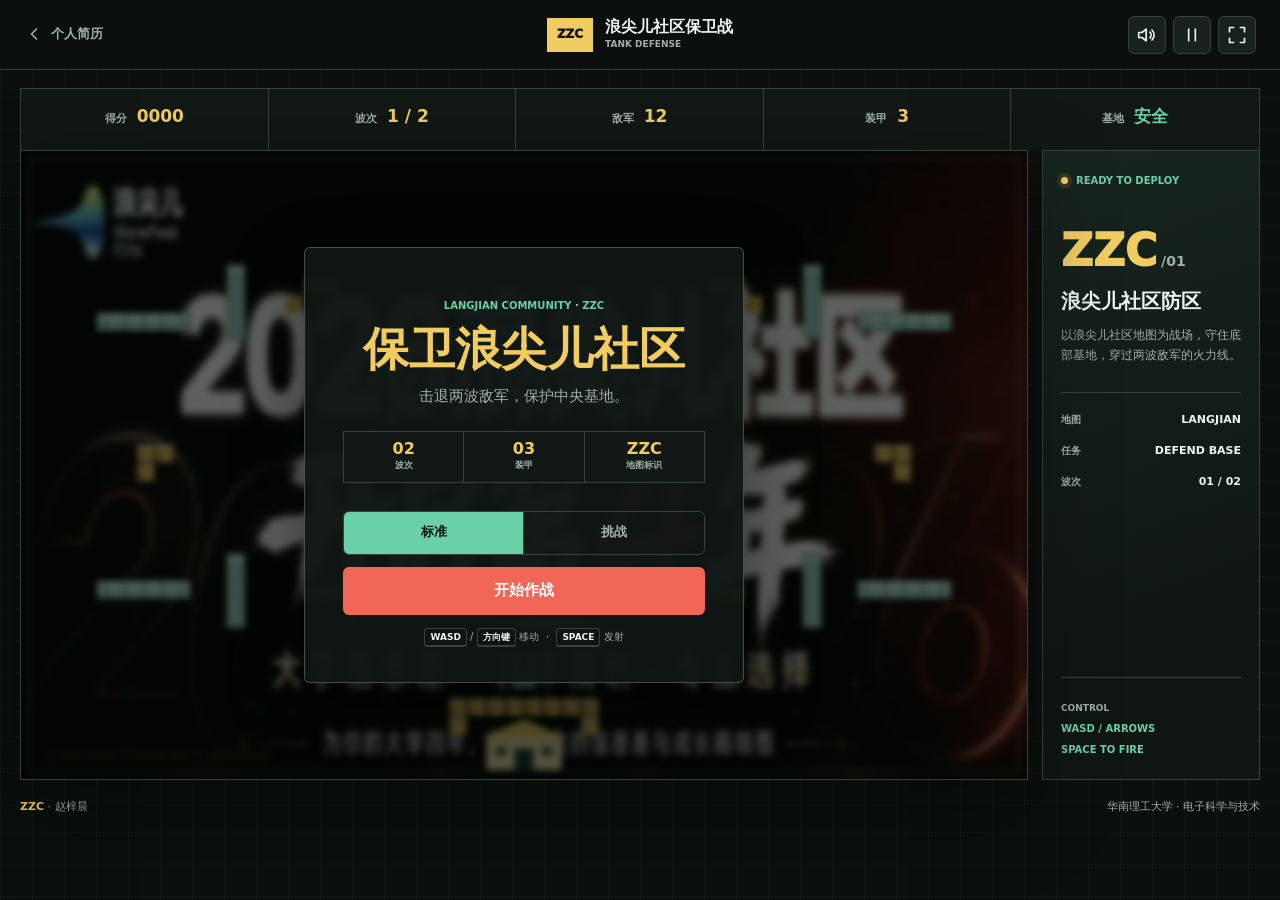
<file: tank-battle/index.html>
<!doctype html>
<html lang="zh-CN">
<head>
    <meta charset="utf-8">
    <meta name="viewport" content="width=device-width, initial-scale=1, maximum-scale=1, user-scalable=no">
    <meta name="description" content="赵梓晨原创浪尖儿社区主题坦克大战小游戏，支持键盘与触屏操作。">
    <meta name="author" content="赵梓晨">
    <meta name="theme-color" content="#111713">
    <title>浪尖儿社区保卫战｜赵梓晨原创坦克大战</title>
    <link rel="icon" href="assets/favicon.svg" type="image/svg+xml">
    <link rel="stylesheet" href="css/game.css">
</head>
<body>
    <header class="game-header">
        <a class="back-link" href="../index.html" title="返回个人简历" aria-label="返回个人简历">
            <svg viewBox="0 0 24 24" aria-hidden="true"><path d="m15 18-6-6 6-6"/></svg>
            <span>个人简历</span>
        </a>
        <div class="game-brand">
            <span class="game-brand__mark" aria-hidden="true">ZZC</span>
            <div>
                <strong>浪尖儿社区保卫战</strong>
                <small>TANK DEFENSE</small>
            </div>
        </div>
        <div class="game-actions">
            <button class="icon-button" id="muteButton" type="button" aria-label="关闭音效" title="关闭音效">
                <svg class="sound-on" viewBox="0 0 24 24" aria-hidden="true"><path d="M11 5 6 9H2v6h4l5 4V5ZM15.5 8.5a5 5 0 0 1 0 7M18 6a8.5 8.5 0 0 1 0 12"/></svg>
                <svg class="sound-off" viewBox="0 0 24 24" aria-hidden="true"><path d="m11 5-5 4H2v6h4l5 4V5ZM22 9l-6 6M16 9l6 6"/></svg>
            </button>
            <button class="icon-button" id="pauseButton" type="button" aria-label="暂停游戏" title="暂停游戏">
                <svg class="pause-icon" viewBox="0 0 24 24" aria-hidden="true"><path d="M8 5v14M16 5v14"/></svg>
                <svg class="play-icon" viewBox="0 0 24 24" aria-hidden="true"><path d="m8 5 11 7-11 7V5Z"/></svg>
            </button>
            <button class="icon-button fullscreen-button" id="fullscreenButton" type="button" aria-label="进入全屏" title="进入全屏">
                <svg viewBox="0 0 24 24" aria-hidden="true"><path d="M8 3H3v5M16 3h5v5M8 21H3v-5M16 21h5v-5"/></svg>
            </button>
        </div>
    </header>

    <main class="game-shell">
        <section class="hud" aria-label="游戏状态">
            <div class="hud__item">
                <span>得分</span>
                <strong id="scoreValue">0000</strong>
            </div>
            <div class="hud__item">
                <span>波次</span>
                <strong id="waveValue">1 / 2</strong>
            </div>
            <div class="hud__item">
                <span>敌军</span>
                <strong id="enemyValue">12</strong>
            </div>
            <div class="hud__item">
                <span>装甲</span>
                <strong id="livesValue">3</strong>
            </div>
            <div class="hud__item hud__item--base">
                <span>基地</span>
                <strong id="baseValue">安全</strong>
            </div>
        </section>

        <div class="game-layout">
            <section class="game-stage" id="gameStage" aria-label="浪尖儿社区保卫战游戏地图">
                <canvas id="gameCanvas" width="960" height="600" tabindex="0" aria-label="坦克大战画布"></canvas>

                <div class="game-overlay" id="startOverlay">
                    <div class="overlay-panel">
                        <p class="overlay-panel__eyebrow">LANGJIAN COMMUNITY · ZZC</p>
                        <h1>保卫浪尖儿社区</h1>
                        <p>击退两波敌军，保护中央基地。</p>
                        <div class="mission-stats" aria-label="任务信息">
                            <span><strong>02</strong><small>波次</small></span>
                            <span><strong>03</strong><small>装甲</small></span>
                            <span><strong>ZZC</strong><small>地图标识</small></span>
                        </div>
                        <div class="difficulty" role="group" aria-label="选择游戏难度">
                            <button type="button" class="difficulty__button active" data-difficulty="normal">标准</button>
                            <button type="button" class="difficulty__button" data-difficulty="hard">挑战</button>
                        </div>
                        <button class="command-button" id="startButton" type="button">开始作战</button>
                        <p class="key-guide"><kbd>WASD</kbd> / <kbd>方向键</kbd> 移动 <span>·</span> <kbd>SPACE</kbd> 发射</p>
                    </div>
                </div>

                <div class="game-overlay" id="pauseOverlay" hidden>
                    <div class="overlay-panel overlay-panel--compact">
                        <p class="overlay-panel__eyebrow">MISSION PAUSED</p>
                        <h2>战斗暂停</h2>
                        <button class="command-button" id="resumeButton" type="button">继续作战</button>
                    </div>
                </div>

                <div class="game-overlay" id="resultOverlay" hidden>
                    <div class="overlay-panel overlay-panel--compact">
                        <p class="overlay-panel__eyebrow" id="resultEyebrow">MISSION COMPLETE</p>
                        <h2 id="resultTitle">浪尖儿社区安全</h2>
                        <p id="resultMessage"></p>
                        <div class="result-score"><span>本局得分</span><strong id="resultScore">0000</strong></div>
                        <button class="command-button" id="restartButton" type="button">重新作战</button>
                    </div>
                </div>
            </section>

            <aside class="mission-rail" aria-label="任务简报">
                <div class="rail-status"><span id="railStatusDot" aria-hidden="true"></span><span id="railState">READY TO DEPLOY</span></div>
                <div class="rail-code">ZZC<span>/01</span></div>
                <p class="rail-title">浪尖儿社区防区</p>
                <p class="rail-copy">以浪尖儿社区地图为战场，守住底部基地，穿过两波敌军的火力线。</p>
                <div class="rail-rule"></div>
                <dl class="rail-data">
                    <div><dt>地图</dt><dd>LANGJIAN</dd></div>
                    <div><dt>任务</dt><dd id="railObjective">DEFEND BASE</dd></div>
                    <div><dt>波次</dt><dd id="railWave">01 / 02</dd></div>
                </dl>
                <div class="rail-key"><span>CONTROL</span><strong>WASD / ARROWS</strong><strong>SPACE TO FIRE</strong></div>
            </aside>
        </div>

        <section class="touch-controls" aria-label="触屏操作区">
            <div class="direction-pad">
                <button class="control-button control-button--up" type="button" data-control="up" aria-label="向上移动" title="向上移动">
                    <svg viewBox="0 0 24 24" aria-hidden="true"><path d="m6 15 6-6 6 6"/></svg>
                </button>
                <button class="control-button control-button--left" type="button" data-control="left" aria-label="向左移动" title="向左移动">
                    <svg viewBox="0 0 24 24" aria-hidden="true"><path d="m15 18-6-6 6-6"/></svg>
                </button>
                <button class="control-button control-button--down" type="button" data-control="down" aria-label="向下移动" title="向下移动">
                    <svg viewBox="0 0 24 24" aria-hidden="true"><path d="m6 9 6 6 6-6"/></svg>
                </button>
                <button class="control-button control-button--right" type="button" data-control="right" aria-label="向右移动" title="向右移动">
                    <svg viewBox="0 0 24 24" aria-hidden="true"><path d="m9 18 6-6-6-6"/></svg>
                </button>
            </div>
            <button class="fire-button" type="button" data-control="fire" aria-label="发射炮弹" title="发射炮弹">
                <svg viewBox="0 0 24 24" aria-hidden="true"><circle cx="12" cy="12" r="7"/><circle cx="12" cy="12" r="2"/><path d="M12 2v3M12 19v3M2 12h3M19 12h3"/></svg>
            </button>
        </section>

        <footer class="game-footer">
            <p><strong>ZZC</strong> · 赵梓晨</p>
            <p>华南理工大学 · 电子科学与技术</p>
        </footer>
        <p class="sr-only" id="gameAnnouncer" aria-live="polite"></p>
    </main>

    <script src="js/game.js" defer></script>
</body>
</html>
</file>
<file: tank-battle/css/game.css>
:root {
    --bg: #0b100d;
    --surface: #111713;
    --surface-2: #18211c;
    --line: #34433b;
    --text: #edf5f0;
    --muted: #9fafaa;
    --mint: #69d0a8;
    --coral: #f06757;
    --yellow: #f0cc61;
    --cyan: #60bdb9;
    --radius: 6px;
    --font: "Segoe UI", "PingFang SC", "Microsoft YaHei", system-ui, sans-serif;
}

* { box-sizing: border-box; margin: 0; padding: 0; letter-spacing: 0; }
html { min-width: 320px; background: var(--bg); }
body {
    min-height: 100vh;
    overflow-x: hidden;
    background:
        linear-gradient(rgba(255,255,255,.025) 1px, transparent 1px),
        linear-gradient(90deg, rgba(255,255,255,.025) 1px, transparent 1px),
        var(--bg);
    background-size: 32px 32px;
    color: var(--text);
    font: 15px/1.55 var(--font);
    -webkit-font-smoothing: antialiased;
    touch-action: manipulation;
}

button, a { color: inherit; font: inherit; }
button { -webkit-tap-highlight-color: transparent; }
[hidden] { display: none !important; }

:focus-visible { outline: 3px solid var(--yellow); outline-offset: 3px; }

.sr-only {
    position: absolute;
    width: 1px;
    height: 1px;
    padding: 0;
    margin: -1px;
    overflow: hidden;
    clip: rect(0, 0, 0, 0);
    white-space: nowrap;
    border: 0;
}

.game-header {
    min-height: 70px;
    display: grid;
    grid-template-columns: 1fr auto 1fr;
    align-items: center;
    gap: 22px;
    padding: 10px 24px;
    border-bottom: 1px solid var(--line);
    background: rgba(11, 16, 13, .93);
}
.back-link { display: inline-flex; align-items: center; gap: 7px; justify-self: start; color: var(--muted); text-decoration: none; font-size: 13px; font-weight: 700; }
.back-link:hover { color: var(--mint); }
.back-link svg,
.icon-button svg,
.control-button svg,
.fire-button svg { width: 20px; height: 20px; fill: none; stroke: currentColor; stroke-width: 2; stroke-linecap: round; stroke-linejoin: round; }
.game-brand { display: inline-flex; align-items: center; gap: 12px; }
.game-brand__mark { width: 46px; height: 34px; display: grid; place-items: center; background: var(--yellow); color: #12150f; font-size: 12px; font-weight: 950; }
.game-brand strong { display: block; font-size: 16px; line-height: 1.2; }
.game-brand small { display: block; margin-top: 2px; color: var(--muted); font-size: 9px; font-weight: 800; }
.game-actions { justify-self: end; display: flex; gap: 7px; }
.icon-button {
    width: 38px;
    height: 38px;
    display: inline-grid;
    place-items: center;
    border: 1px solid var(--line);
    border-radius: var(--radius);
    background: var(--surface-2);
    color: var(--text);
    cursor: pointer;
}
.icon-button:hover { border-color: var(--mint); color: var(--mint); }
.sound-off, .play-icon { display: none; }
.is-muted .sound-on, .is-paused .pause-icon { display: none; }
.is-muted .sound-off, .is-paused .play-icon { display: block; }

.game-shell { width: min(calc(100% - 32px), 1240px); margin: 0 auto; padding: 18px 0 24px; }
.game-layout { display: grid; grid-template-columns: minmax(0, 1fr) 218px; align-items: stretch; gap: 14px; }
.hud {
    display: grid;
    grid-template-columns: repeat(5, 1fr);
    min-height: 62px;
    border: 1px solid var(--line);
    border-bottom: 0;
    background: var(--surface);
}
.hud__item { min-width: 0; display: flex; align-items: baseline; justify-content: center; gap: 10px; padding: 14px 12px; border-right: 1px solid var(--line); }
.hud__item:last-child { border-right: 0; }
.hud__item span { color: var(--muted); font-size: 11px; font-weight: 800; }
.hud__item strong { color: var(--yellow); font-variant-numeric: tabular-nums; font-size: 17px; }
.hud__item--base strong { color: var(--mint); }

.game-stage {
    position: relative;
    width: 100%;
    aspect-ratio: 16 / 10;
    overflow: hidden;
    border: 1px solid var(--line);
    background-color: #17342a;
    background-image: url("../assets/langjian-community.png");
    background-image: image-set(
        url("../assets/langjian-community.webp") type("image/webp"),
        url("../assets/langjian-community.png") type("image/png")
    );
    background-position: center;
    background-size: 100% 100%;
    background-repeat: no-repeat;
    box-shadow: 0 28px 80px rgba(0,0,0,.36);
    user-select: none;
}
#gameCanvas { width: 100%; height: 100%; display: block; outline: none; touch-action: none; }

.mission-rail {
    display: flex;
    flex-direction: column;
    min-height: 100%;
    padding: 22px 18px;
    border: 1px solid var(--line);
    background: linear-gradient(160deg, #18251f, #101713 72%);
}
.rail-status { display: flex; align-items: center; gap: 8px; color: var(--mint); font-size: 10px; font-weight: 900; letter-spacing: .06em; }
.rail-status span:last-child { white-space: nowrap; }
.rail-status > span:first-child { width: 7px; height: 7px; border-radius: 50%; background: var(--yellow); box-shadow: 0 0 0 4px rgba(240,204,97,.12); }
.rail-status.is-live > span:first-child { background: var(--mint); box-shadow: 0 0 0 4px rgba(105,208,168,.14); }
.rail-status.is-failed > span:first-child { background: var(--coral); box-shadow: 0 0 0 4px rgba(240,103,87,.14); }
.rail-code { margin-top: 42px; color: var(--yellow); font-size: 44px; font-weight: 950; line-height: .9; }
.rail-code span { margin-left: 4px; color: var(--muted); font-size: 14px; font-weight: 700; }
.rail-title { margin-top: 16px; color: var(--text); font-size: 20px; font-weight: 900; }
.rail-copy { margin-top: 8px; color: var(--muted); font-size: 12px; line-height: 1.7; }
.rail-rule { height: 1px; margin: 26px 0 18px; background: var(--line); }
.rail-data { display: grid; gap: 14px; }
.rail-data > div { display: flex; justify-content: space-between; gap: 10px; align-items: baseline; }
.rail-data dt { color: var(--muted); font-size: 10px; font-weight: 800; }
.rail-data dd { color: var(--text); font-size: 11px; font-weight: 900; text-align: right; }
.rail-key { margin-top: auto; padding-top: 24px; border-top: 1px solid var(--line); }
.rail-key span, .rail-key strong { display: block; }
.rail-key span { color: var(--muted); font-size: 9px; font-weight: 800; }
.rail-key strong { margin-top: 5px; color: var(--mint); font-size: 10px; }

.game-overlay {
    position: absolute;
    inset: 0;
    display: grid;
    place-items: center;
    padding: 24px;
    background: rgba(4, 8, 6, .64);
    -webkit-backdrop-filter: blur(3px);
    backdrop-filter: blur(3px);
}
.overlay-panel {
    width: min(100%, 440px);
    padding: 38px;
    border: 1px solid rgba(255,255,255,.24);
    border-radius: var(--radius);
    background: rgba(15, 23, 19, .95);
    box-shadow: 0 24px 70px rgba(0,0,0,.44);
    text-align: center;
}
.overlay-panel--compact { width: min(100%, 380px); }
.overlay-panel__eyebrow { color: var(--mint) !important; font-size: 10px !important; font-weight: 900; }
.overlay-panel h1 { margin-top: 12px; color: var(--yellow); font-size: 46px; line-height: 1.05; }
.overlay-panel h2 { margin-top: 12px; color: var(--yellow); font-size: 34px; }
.overlay-panel > p { margin-top: 12px; color: var(--muted); }
.mission-stats { display: grid; grid-template-columns: repeat(3, 1fr); gap: 1px; margin-top: 22px; border: 1px solid var(--line); background: var(--line); }
.mission-stats span { display: grid; gap: 2px; padding: 9px 4px; background: rgba(15, 23, 19, .95); }
.mission-stats strong { color: var(--yellow); font-size: 16px; line-height: 1; }
.mission-stats small { color: var(--muted); font-size: 9px; font-weight: 800; }
.difficulty { display: grid; grid-template-columns: 1fr 1fr; margin-top: 28px; border: 1px solid var(--line); border-radius: var(--radius); overflow: hidden; }
.difficulty__button { min-height: 42px; border: 0; border-right: 1px solid var(--line); background: transparent; color: var(--muted); cursor: pointer; font-size: 13px; font-weight: 800; }
.difficulty__button:last-child { border-right: 0; }
.difficulty__button.active { background: var(--mint); color: #101712; }
.command-button {
    width: 100%;
    min-height: 48px;
    margin-top: 12px;
    border: 0;
    border-radius: var(--radius);
    background: var(--coral);
    color: #fff;
    cursor: pointer;
    font-weight: 900;
}
.command-button:hover { filter: brightness(1.08); }
.key-guide { margin-top: 14px !important; font-size: 10px !important; }
.key-guide kbd { padding: 3px 5px; border: 1px solid var(--line); border-bottom-width: 2px; border-radius: 3px; color: var(--text); font-family: inherit; font-size: 9px; font-weight: 900; }
.key-guide span { padding-inline: 4px; color: var(--yellow); }
.result-score { display: flex; align-items: baseline; justify-content: center; gap: 12px; margin: 22px 0 10px; }
.result-score span { color: var(--muted); font-size: 12px; }
.result-score strong { color: var(--yellow); font-size: 26px; font-variant-numeric: tabular-nums; }

.touch-controls { display: none; justify-content: space-between; align-items: center; min-height: 174px; padding: 18px 8px 0; }
.direction-pad { position: relative; width: 168px; height: 156px; }
.control-button,
.fire-button {
    display: grid;
    place-items: center;
    border: 1px solid var(--line);
    background: var(--surface-2);
    color: var(--text);
    user-select: none;
    touch-action: none;
}
.control-button { position: absolute; width: 54px; height: 54px; border-radius: var(--radius); }
.control-button:active,
.control-button.pressed { background: var(--mint); color: #101712; }
.control-button--up { top: 0; left: 57px; }
.control-button--left { top: 57px; left: 0; }
.control-button--down { top: 57px; left: 57px; }
.control-button--right { top: 57px; right: 0; }
.fire-button { width: 88px; height: 88px; margin-right: 16px; border-radius: 50%; background: var(--coral); border-color: #ff998d; }
.fire-button svg { width: 32px; height: 32px; }
.fire-button:active,
.fire-button.pressed { transform: scale(.96); background: var(--yellow); color: #101712; }

.game-footer { display: flex; justify-content: space-between; gap: 20px; margin-top: 18px; color: var(--muted); font-size: 11px; }
.game-footer strong { color: var(--yellow); }

@media (max-width: 760px) {
    .game-header { min-height: 62px; grid-template-columns: auto 1fr auto; gap: 10px; padding: 8px 14px; }
    .back-link span, .game-brand small { display: none; }
    .game-brand { min-width: 0; justify-self: start; }
    .game-actions { justify-self: end; }
    .fullscreen-button { display: none; }
    .game-shell { width: 100%; padding: 0 0 18px; }
    .game-layout { display: block; }
    .hud { grid-template-columns: repeat(4, 1fr); border-left: 0; border-right: 0; }
    .hud__item { display: grid; justify-items: center; gap: 2px; padding: 8px 5px; }
    .hud__item--base { display: none; }
    .hud__item strong { font-size: 15px; }
    .game-stage { border-left: 0; border-right: 0; }
    .game-stage { height: clamp(300px, 78vw, 380px); aspect-ratio: auto; }
    .mission-rail { display: grid; grid-template-columns: auto 1fr; gap: 10px 18px; min-height: 0; padding: 16px; border-width: 1px 0; }
    .rail-status { grid-column: 1 / -1; }
    .rail-code { margin-top: 0; font-size: 30px; }
    .rail-title { margin-top: 0; font-size: 17px; }
    .rail-copy, .rail-rule, .rail-key { display: none; }
    .rail-data { grid-column: 1 / -1; grid-template-columns: repeat(3, 1fr); gap: 8px; }
    .rail-data > div { display: grid; gap: 2px; }
    .rail-data dd { text-align: left; }
    .overlay-panel { padding: 18px 16px; }
    .overlay-panel h1 { margin-top: 7px; font-size: 30px; }
    .overlay-panel h2 { font-size: 28px; }
    .overlay-panel > p { margin-top: 7px; font-size: 11px; }
    .mission-stats { margin-top: 12px; }
    .mission-stats span { padding: 6px 4px; }
    .mission-stats strong { font-size: 13px; }
    .difficulty { margin-top: 12px; }
    .difficulty__button { min-height: 36px; font-size: 11px; }
    .command-button { min-height: 40px; }
    .key-guide { display: none; }
    .game-footer { padding-inline: 16px; flex-direction: column; gap: 2px; }
}

@media (hover: none), (pointer: coarse), (max-width: 820px) {
    .touch-controls { display: flex; }
}

@media (max-width: 420px) {
    .game-brand__mark { display: none; }
    .game-brand strong { font-size: 14px; }
    .game-actions .icon-button { width: 36px; height: 36px; }
    .hud__item span { font-size: 9px; }
    .overlay-panel__eyebrow { font-size: 8px !important; }
    .touch-controls { min-height: 156px; }
    .direction-pad { width: 150px; height: 142px; }
    .control-button { width: 48px; height: 48px; }
    .control-button--up { left: 51px; }
    .control-button--left, .control-button--down, .control-button--right { top: 51px; }
    .control-button--down { left: 51px; }
    .fire-button { width: 78px; height: 78px; margin-right: 8px; }
}

@media (prefers-reduced-motion: reduce) {
    *, *::before, *::after { animation: none !important; transition: none !important; }
}
</file>
